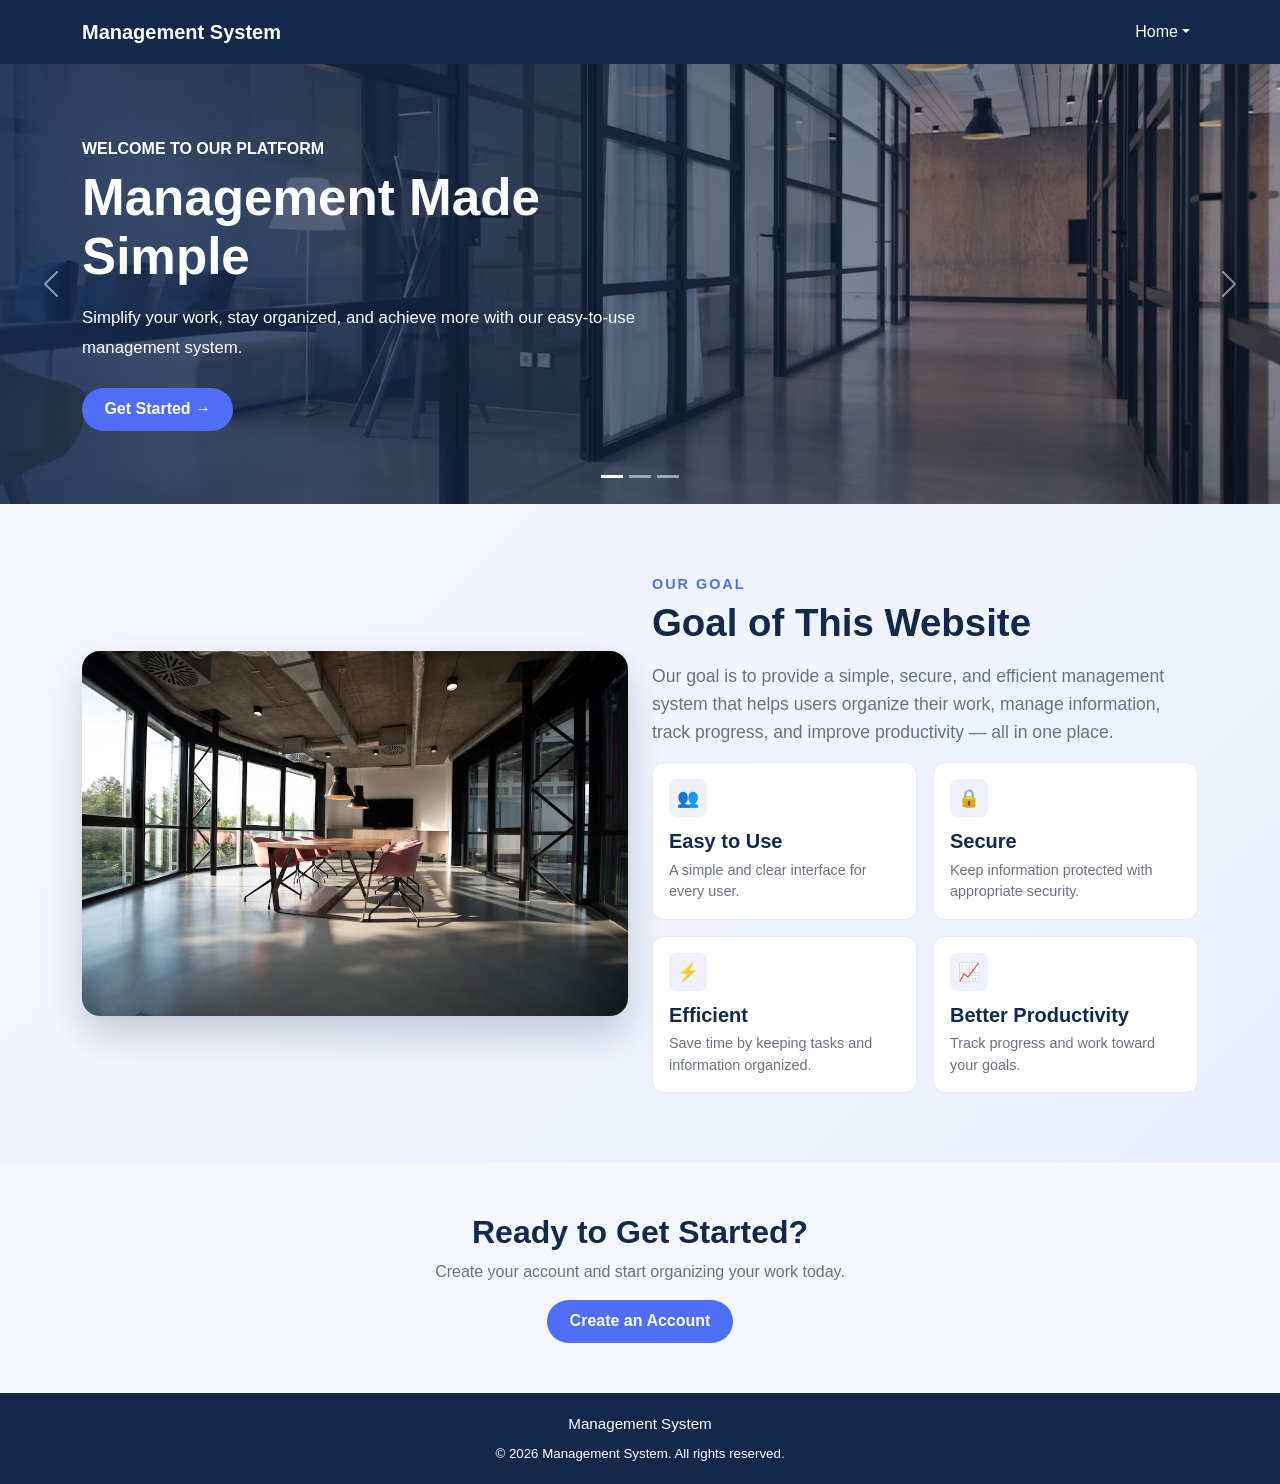
<file: index.html>
<!DOCTYPE html>
<html lang="en">
<head>
  <meta charset="UTF-8">
  <meta name="viewport" content="width=device-width, initial-scale=1.0">
  <title>Management System</title>
  <link href="https://cdn.jsdelivr.net/npm/bootstrap@5.3.3/dist/css/bootstrap.min.css" rel="stylesheet">
  <link rel="stylesheet" href="css/style.css">
</head>
<body>

  <nav class="navbar navbar-expand site-navbar">
    <div class="container">
      <a class="navbar-brand" href="index.html">Management System</a>
      <ul class="navbar-nav ms-auto">
        <li class="nav-item dropdown">
          <a class="nav-link dropdown-toggle" href="#" role="button" data-bs-toggle="dropdown" aria-expanded="false">Home</a>
          <ul class="dropdown-menu dropdown-menu-end">
            <li><a class="dropdown-item" href="login.html">Login</a></li>
            <li><a class="dropdown-item" href="register.html">Sign Up</a></li>
            <li><a class="dropdown-item" href="#" data-bs-toggle="modal" data-bs-target="#helpModal">Help</a></li>
          </ul>
        </li>
      </ul>
    </div>
  </nav>

  <div id="heroCarousel" class="carousel slide hero" data-bs-ride="carousel" data-bs-interval="5000">
    <div class="carousel-indicators">
      <button type="button" data-bs-target="#heroCarousel" data-bs-slide-to="0" class="active" aria-current="true" aria-label="Slide 1"></button>
      <button type="button" data-bs-target="#heroCarousel" data-bs-slide-to="1" aria-label="Slide 2"></button>
      <button type="button" data-bs-target="#heroCarousel" data-bs-slide-to="2" aria-label="Slide 3"></button>
    </div>

    <div class="carousel-inner">
      <div class="carousel-item slide-1 active">
        <div class="container h-100">
          <div class="hero-content">
            <p class="hero-eyebrow">Welcome to our platform</p>
            <h1 class="hero-title">Management Made Simple</h1>
            <p class="hero-text">Simplify your work, stay organized, and achieve more with our easy-to-use management system.</p>
            <a href="login.html" class="btn btn-pill">Get Started &rarr;</a>
          </div>
        </div>
      </div>

      <div class="carousel-item slide-2">
        <div class="container h-100">
          <div class="hero-content">
            <p class="hero-eyebrow">Work together</p>
            <h1 class="hero-title">Better Team Collaboration</h1>
            <p class="hero-text">Keep your team connected, organize responsibilities, and manage tasks in one convenient place.</p>
            <a href="register.html" class="btn btn-pill">Join Us &rarr;</a>
          </div>
        </div>
      </div>

      <div class="carousel-item slide-3">
        <div class="container h-100">
          <div class="hero-content">
            <p class="hero-eyebrow">Work smarter</p>
            <h1 class="hero-title">Achieve Your Goals</h1>
            <p class="hero-text">Track progress, manage information, and improve productivity with a clear and organized workflow.</p>
            <a href="login.html" class="btn btn-pill">Login Now &rarr;</a>
          </div>
        </div>
      </div>
    </div>

    <button class="carousel-control-prev" type="button" data-bs-target="#heroCarousel" data-bs-slide="prev">
      <span class="carousel-control-prev-icon" aria-hidden="true"></span>
      <span class="visually-hidden">Previous</span>
    </button>
    <button class="carousel-control-next" type="button" data-bs-target="#heroCarousel" data-bs-slide="next">
      <span class="carousel-control-next-icon" aria-hidden="true"></span>
      <span class="visually-hidden">Next</span>
    </button>
  </div>

  <section class="goal-section">
    <div class="container">
      <div class="row align-items-center g-4">
        <div class="col-lg-6">
          <img src="Resources/photo-1497366811353-6870744d04b2.avif" alt="Modern office meeting room" class="goal-img">
        </div>
        <div class="col-lg-6">
          <p class="section-eyebrow mb-1">Our Goal</p>
          <h2 class="section-title mb-3">Goal of This Website</h2>
          <p class="section-text mb-3">Our goal is to provide a simple, secure, and efficient management system that helps users organize their work, manage information, track progress, and improve productivity &mdash; all in one place.</p>

          <div class="row g-3">
            <div class="col-sm-6">
              <div class="feature-card">
                <div class="feature-icon">&#128101;</div>
                <h5>Easy to Use</h5>
                <p>A simple and clear interface for every user.</p>
              </div>
            </div>
            <div class="col-sm-6">
              <div class="feature-card">
                <div class="feature-icon">&#128274;</div>
                <h5>Secure</h5>
                <p>Keep information protected with appropriate security.</p>
              </div>
            </div>
            <div class="col-sm-6">
              <div class="feature-card">
                <div class="feature-icon">&#9889;</div>
                <h5>Efficient</h5>
                <p>Save time by keeping tasks and information organized.</p>
              </div>
            </div>
            <div class="col-sm-6">
              <div class="feature-card">
                <div class="feature-icon">&#128200;</div>
                <h5>Better Productivity</h5>
                <p>Track progress and work toward your goals.</p>
              </div>
            </div>
          </div>
        </div>
      </div>
    </div>
  </section>

  <section class="cta-section">
    <div class="container">
      <h2>Ready to Get Started?</h2>
      <p>Create your account and start organizing your work today.</p>
      <a href="register.html" class="btn btn-pill">Create an Account</a>
    </div>
  </section>

  <footer class="site-footer">
    <div class="container">
      <p class="mb-2">Management System</p>
      <p class="small">&copy; 2026 Management System. All rights reserved.</p>
    </div>
  </footer>

  <div class="modal fade" id="helpModal" tabindex="-1" aria-labelledby="helpModalLabel" aria-hidden="true">
    <div class="modal-dialog modal-dialog-centered">
      <div class="modal-content">
        <div class="modal-header">
          <h5 class="modal-title" id="helpModalLabel">Help</h5>
          <button type="button" class="btn-close" data-bs-dismiss="modal" aria-label="Close"></button>
        </div>
        <div class="modal-body">
          <p class="mb-2">Use <strong>Login</strong> to sign in to your account, or <strong>Sign Up</strong> to create a new one.</p>
          <p class="mb-0">After signing in you can browse the available courses on the home page.</p>
        </div>
        <div class="modal-footer">
          <button type="button" class="btn btn-secondary" data-bs-dismiss="modal">Close</button>
        </div>
      </div>
    </div>
  </div>

  <script src="https://cdn.jsdelivr.net/npm/bootstrap@5.3.3/dist/js/bootstrap.bundle.min.js"></script>
</body>
</html>
</file>
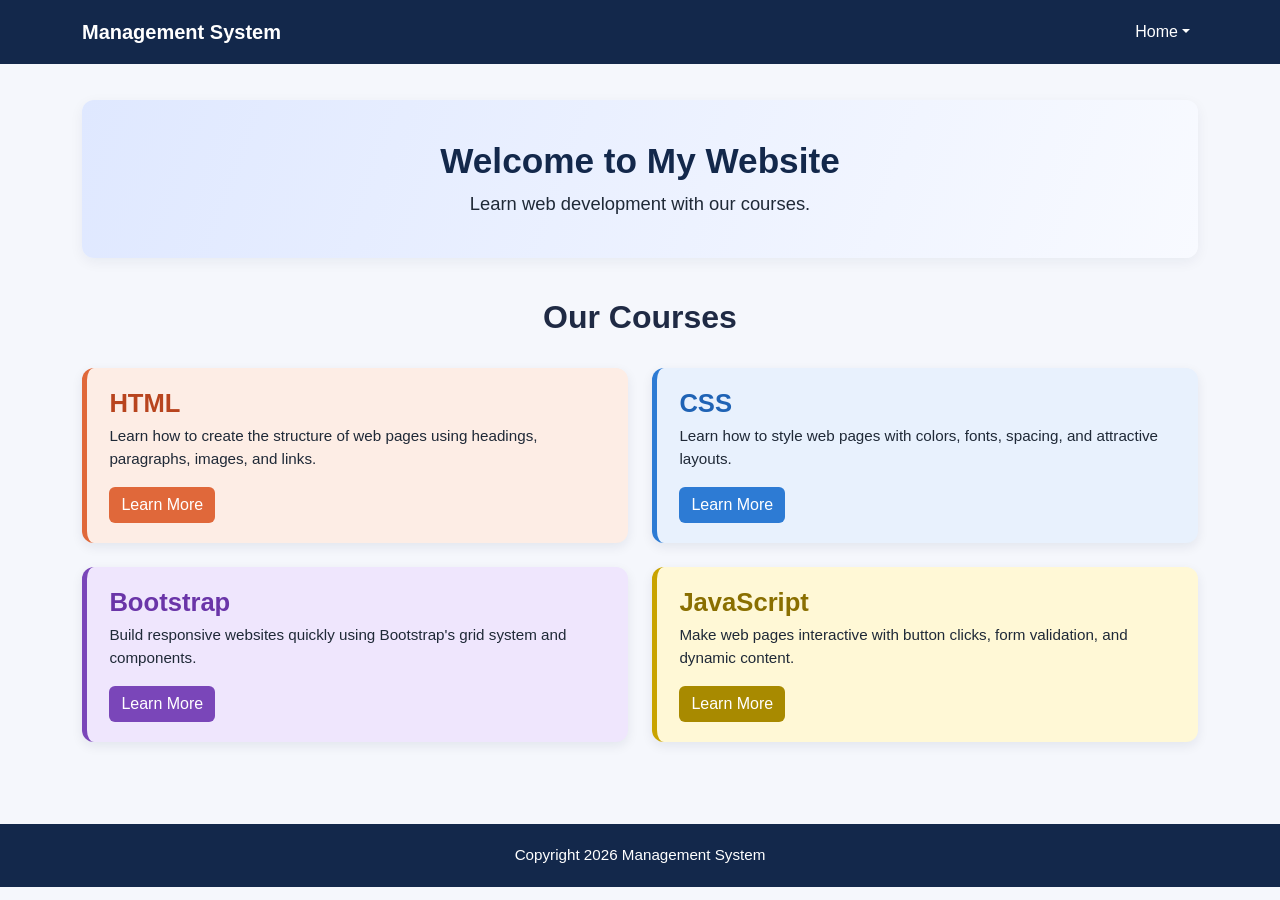
<file: home.html>
<!DOCTYPE html>
<html lang="en">
<head>
  <meta charset="UTF-8">
  <meta name="viewport" content="width=device-width, initial-scale=1.0">
  <title>Home - Management System</title>
  <link href="https://cdn.jsdelivr.net/npm/bootstrap@5.3.3/dist/css/bootstrap.min.css" rel="stylesheet">
  <link rel="stylesheet" href="css/style.css">
</head>
<body>

  <!-- Navbar -->
  <nav class="navbar navbar-expand site-navbar">
    <div class="container">
      <a class="navbar-brand" href="index.html">Management System</a>
      <ul class="navbar-nav ms-auto">
        <li class="nav-item dropdown">
          <a class="nav-link dropdown-toggle" href="#" role="button" data-bs-toggle="dropdown" aria-expanded="false">Home</a>
          <ul class="dropdown-menu dropdown-menu-end">
            <li><a class="dropdown-item" href="login.html">Login</a></li>
            <li><a class="dropdown-item" href="register.html">Sign Up</a></li>
            <li><a class="dropdown-item" href="#" data-bs-toggle="modal" data-bs-target="#helpModal">Help</a></li>
          </ul>
        </li>
      </ul>
    </div>
  </nav>

  <main class="page-main">
    <div class="container">
      <div class="welcome-box">
        <h1>Welcome to My Website</h1>
        <p>Learn web development with our courses.</p>
      </div>

      <h2 class="courses-title">Our Courses</h2>

      <div class="row g-4">
        <div class="col-md-6">
          <div class="course-card course-html">
            <h3>HTML</h3>
            <p>Learn how to create the structure of web pages using headings, paragraphs, images, and links.</p>
            <button class="btn" data-bs-toggle="modal" data-bs-target="#courseModal"
              data-title="HTML"
              data-detail="HTML stands for HyperText Markup Language. It creates the structure of a web page using headings, paragraphs, images, and links.">Learn More</button>
          </div>
        </div>
        <div class="col-md-6">
          <div class="course-card course-css">
            <h3>CSS</h3>
            <p>Learn how to style web pages with colors, fonts, spacing, and attractive layouts.</p>
            <button class="btn" data-bs-toggle="modal" data-bs-target="#courseModal"
              data-title="CSS"
              data-detail="CSS stands for Cascading Style Sheets. It controls the look of a web page: colors, fonts, spacing, and layout.">Learn More</button>
          </div>
        </div>
        <div class="col-md-6">
          <div class="course-card course-bootstrap">
            <h3>Bootstrap</h3>
            <p>Build responsive websites quickly using Bootstrap's grid system and components.</p>
            <button class="btn" data-bs-toggle="modal" data-bs-target="#courseModal"
              data-title="Bootstrap"
              data-detail="Bootstrap is a popular CSS framework. Its grid system and ready-made components help you build responsive websites quickly.">Learn More</button>
          </div>
        </div>
        <div class="col-md-6">
          <div class="course-card course-js">
            <h3>JavaScript</h3>
            <p>Make web pages interactive with button clicks, form validation, and dynamic content.</p>
            <button class="btn" data-bs-toggle="modal" data-bs-target="#courseModal"
              data-title="JavaScript"
              data-detail="JavaScript is the programming language of the web. It makes pages interactive with events, form validation, and dynamic content.">Learn More</button>
          </div>
        </div>
      </div>
    </div>
  </main>

  <footer class="site-footer">
    <p>Copyright 2026 Management System</p>
  </footer>

  <div class="modal fade" id="courseModal" tabindex="-1" aria-labelledby="courseModalLabel" aria-hidden="true">
    <div class="modal-dialog">
      <div class="modal-content">
        <div class="modal-header">
          <h5 class="modal-title" id="courseModalLabel">Course Details</h5>
          <button type="button" class="btn-close" data-bs-dismiss="modal" aria-label="Close"></button>
        </div>
        <div class="modal-body">
          <h4 id="courseTitle"></h4>
          <p id="courseDetail" class="mb-0"></p>
        </div>
        <div class="modal-footer">
          <button type="button" class="btn btn-secondary" data-bs-dismiss="modal">Close</button>
        </div>
      </div>
    </div>
  </div>

  <div class="modal fade" id="helpModal" tabindex="-1" aria-labelledby="helpModalLabel" aria-hidden="true">
    <div class="modal-dialog modal-dialog-centered">
      <div class="modal-content">
        <div class="modal-header">
          <h5 class="modal-title" id="helpModalLabel">Help</h5>
          <button type="button" class="btn-close" data-bs-dismiss="modal" aria-label="Close"></button>
        </div>
        <div class="modal-body">
          <p class="mb-0">Click <strong>Learn More</strong> on any course to see its details.</p>
        </div>
        <div class="modal-footer">
          <button type="button" class="btn btn-secondary" data-bs-dismiss="modal">Close</button>
        </div>
      </div>
    </div>
  </div>

  <script src="https://cdn.jsdelivr.net/npm/bootstrap@5.3.3/dist/js/bootstrap.bundle.min.js"></script>
  <script>
    document.getElementById("courseModal").addEventListener("show.bs.modal", function (event) {
      const button = event.relatedTarget;
      document.getElementById("courseTitle").textContent = button.dataset.title;
      document.getElementById("courseDetail").textContent = button.dataset.detail;
    });
  </script>
</body>
</html>
</file>
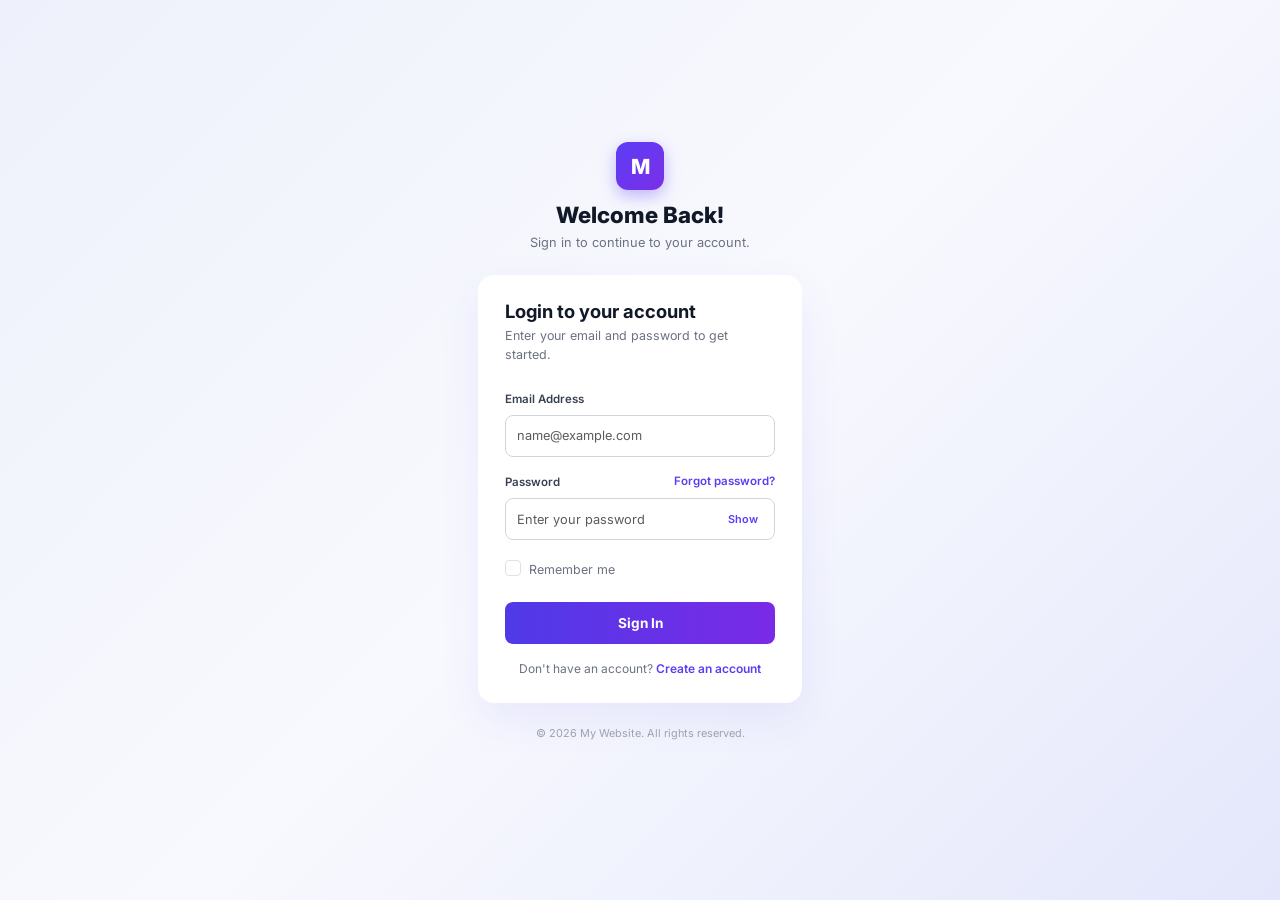
<file: login.html>
<!DOCTYPE html>
<html lang="en">
<head>
  <meta charset="UTF-8">
  <meta name="viewport" content="width=device-width, initial-scale=1.0">
  <title>Login - Management System</title>
  <link href="https://cdn.jsdelivr.net/npm/bootstrap@5.3.3/dist/css/bootstrap.min.css" rel="stylesheet">
  <link href="https://fonts.googleapis.com/css2?family=Inter:wght@400;600;700;800&display=swap" rel="stylesheet">
  <link rel="stylesheet" href="css/auth.css">
</head>
<body class="auth-page">

  <div class="auth-wrapper">
    <div class="auth-logo">M</div>
    <h1 class="auth-heading">Welcome Back!</h1>
    <p class="auth-sub">Sign in to continue to your account.</p>

    <div class="auth-card">
      <h2>Login to your account</h2>
      <p class="card-sub">Enter your email and password to get started.</p>

      <form id="loginForm" novalidate>
        <div class="mb-3">
          <label for="email" class="form-label">Email Address</label>
          <input type="email" class="form-control" id="email" placeholder="name@example.com" required>
          <div class="form-error" id="emailError">Please enter a valid email address.</div>
        </div>

        <div class="mb-3">
          <div class="d-flex justify-content-between align-items-center">
            <label for="password" class="form-label">Password</label>
            <a href="#" class="auth-link mb-2" id="forgotLink">Forgot password?</a>
          </div>
          <div class="password-box">
            <input type="password" class="form-control" id="password" placeholder="Enter your password" required>
            <button type="button" class="toggle-password" data-target="password">Show</button>
          </div>
          <div class="form-error" id="passwordError">Password must be at least 6 characters.</div>
        </div>

        <div class="form-check mb-3">
          <input class="form-check-input" type="checkbox" id="remember">
          <label class="form-check-label" for="remember">Remember me</label>
        </div>

        <button type="submit" class="btn btn-auth">Sign In</button>

        <p class="auth-switch">Don't have an account? <a href="register.html" class="auth-link">Create an account</a></p>
      </form>
    </div>

    <p class="auth-copy">&copy; 2026 My Website. All rights reserved.</p>
  </div>

  <script src="js/auth.js"></script>
</body>
</html>
</file>
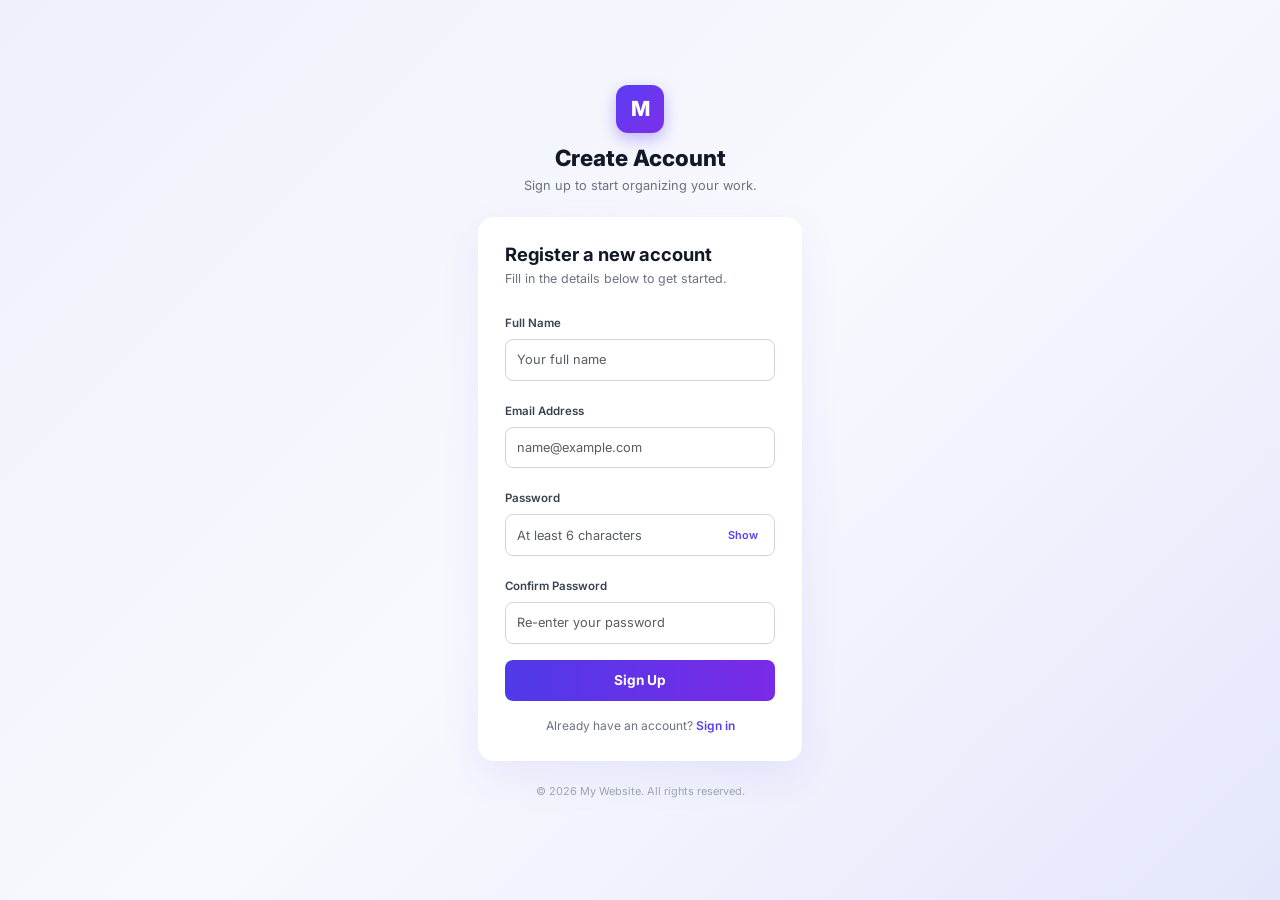
<file: register.html>
<!DOCTYPE html>
<html lang="en">
<head>
  <meta charset="UTF-8">
  <meta name="viewport" content="width=device-width, initial-scale=1.0">
  <title>Sign Up - Management System</title>
  <link href="https://cdn.jsdelivr.net/npm/bootstrap@5.3.3/dist/css/bootstrap.min.css" rel="stylesheet">
  <link href="https://fonts.googleapis.com/css2?family=Inter:wght@400;600;700;800&display=swap" rel="stylesheet">
  <link rel="stylesheet" href="css/auth.css">
</head>
<body class="auth-page">

  <div class="auth-wrapper">
    <div class="auth-logo">M</div>
    <h1 class="auth-heading">Create Account</h1>
    <p class="auth-sub">Sign up to start organizing your work.</p>

    <div class="auth-card">
      <h2>Register a new account</h2>
      <p class="card-sub">Fill in the details below to get started.</p>

      <form id="registerForm" novalidate>
        <div class="mb-3">
          <label for="fullname" class="form-label">Full Name</label>
          <input type="text" class="form-control" id="fullname" placeholder="Your full name" required>
          <div class="form-error" id="nameError">Please enter your name.</div>
        </div>

        <div class="mb-3">
          <label for="email" class="form-label">Email Address</label>
          <input type="email" class="form-control" id="email" placeholder="name@example.com" required>
          <div class="form-error" id="emailError">Please enter a valid email address.</div>
        </div>

        <div class="mb-3">
          <label for="password" class="form-label">Password</label>
          <div class="password-box">
            <input type="password" class="form-control" id="password" placeholder="At least 6 characters" required>
            <button type="button" class="toggle-password" data-target="password">Show</button>
          </div>
          <div class="form-error" id="passwordError">Password must be at least 6 characters.</div>
        </div>

        <div class="mb-3">
          <label for="confirm" class="form-label">Confirm Password</label>
          <input type="password" class="form-control" id="confirm" placeholder="Re-enter your password" required>
          <div class="form-error" id="confirmError">Passwords do not match.</div>
        </div>

        <button type="submit" class="btn btn-auth">Sign Up</button>

        <p class="auth-switch">Already have an account? <a href="login.html" class="auth-link">Sign in</a></p>
      </form>
    </div>

    <p class="auth-copy">&copy; 2026 My Website. All rights reserved.</p>
  </div>

  <script src="js/auth.js"></script>
</body>
</html>
</file>
<file: css/style.css>
:root {
  --navy: #13284b;
  --navy-dark: #0f1f3d;
  --primary: #4f6ef7;
  --primary-dark: #3b57e0;
  --text-muted: #6b7280;
  --bg-soft: #eef2fb;
}

body {
  font-family: Arial, Helvetica, sans-serif;
  color: #1f2937;
  background: #f5f7fc;
}

.site-navbar {
  background: var(--navy);
  padding: 0.75rem 0;
}

.site-navbar .navbar-brand {
  color: #fff;
  font-weight: 700;
  font-size: 1.25rem;
}

.site-navbar .nav-link {
  color: #fff;
}

.site-navbar .nav-link:hover,
.site-navbar .nav-link:focus,
.site-navbar .nav-link.show {
  color: #8fb3ff;
}

.site-navbar .dropdown-menu {
  border-radius: 8px;
  border: none;
  box-shadow: 0 8px 24px rgba(15, 31, 61, 0.15);
  min-width: 8rem;
}

.hero .carousel-item {
  height: 440px;
  background-size: cover;
  background-position: center;
}

.hero .carousel-item::before {
  content: "";
  position: absolute;
  inset: 0;
  background: linear-gradient(90deg, rgba(19, 40, 75, 0.88) 0%, rgba(19, 40, 75, 0.55) 55%, rgba(19, 40, 75, 0.25) 100%);
}

.hero .slide-1 { background-image: url("../Resources/photo-1497366754035-f200968a6e72.avif"); }
.hero .slide-2 { background-image: url("../Resources/photo-1521737711867-e3b97375f902.avif"); }
.hero .slide-3 { background-image: url("../Resources/photo-1454165804606-c3d57bc86b40.avif"); }

.hero-content {
  position: relative;
  z-index: 1;
  height: 100%;
  display: flex;
  flex-direction: column;
  justify-content: center;
  color: #fff;
  max-width: 560px;
}

.hero-eyebrow {
  font-weight: 700;
  font-size: 1rem;
  text-transform: uppercase;
  margin-bottom: 0.5rem;
}

.hero-title {
  font-size: 3.2rem;
  font-weight: 700;
  line-height: 1.15;
  margin-bottom: 1rem;
}

.hero-text {
  font-size: 1.05rem;
  line-height: 1.8;
  margin-bottom: 1.5rem;
}

.btn-pill {
  background: var(--primary);
  color: #fff;
  border: none;
  border-radius: 50px;
  padding: 0.6rem 1.4rem;
  font-weight: 700;
  align-self: flex-start;
  transition: background 0.2s, transform 0.2s;
}

.btn-pill:hover {
  background: var(--primary-dark);
  color: #fff;
  transform: translateY(-2px);
}

.hero .carousel-indicators [data-bs-target] {
  width: 22px;
  height: 3px;
}

.hero .carousel-control-prev,
.hero .carousel-control-next {
  width: 8%;
}

.goal-section {
  background: linear-gradient(135deg, #f7f9fe 0%, #e9eefb 100%);
  padding: 70px 0;
}

.goal-img {
  width: 100%;
  border-radius: 18px;
  box-shadow: 0 18px 40px rgba(15, 31, 61, 0.2);
}

.section-eyebrow {
  color: var(--primary);
  font-weight: 700;
  letter-spacing: 2px;
  font-size: 0.9rem;
  text-transform: uppercase;
}

.section-title {
  color: var(--navy);
  font-weight: 700;
  font-size: 2.4rem;
}

.section-text {
  color: var(--text-muted);
  font-size: 1.1rem;
  line-height: 1.6;
}

.feature-card {
  background: #fff;
  border-radius: 12px;
  border: 1px solid #e6eaf3;
  padding: 1rem;
  height: 100%;
  transition: transform 0.25s, box-shadow 0.25s;
}

.feature-card:hover {
  transform: translateY(-4px);
  box-shadow: 0 12px 28px rgba(15, 31, 61, 0.1);
}

.feature-icon {
  width: 38px;
  height: 38px;
  display: flex;
  align-items: center;
  justify-content: center;
  border-radius: 8px;
  background: #eef0fc;
  font-size: 1.1rem;
  margin-bottom: 0.75rem;
}

.feature-card h5 {
  color: var(--navy);
  font-weight: 700;
  margin-bottom: 0.4rem;
}

.feature-card p {
  color: var(--text-muted);
  font-size: 0.9rem;
  margin: 0;
}

.cta-section {
  background: #f5f7fc;
  padding: 50px 0;
  text-align: center;
}

.cta-section h2 {
  color: var(--navy);
  font-weight: 700;
}

.cta-section p {
  color: var(--text-muted);
}

.cta-section .btn-pill {
  align-self: auto;
}

.site-footer {
  background: var(--navy);
  color: #fff;
  text-align: center;
  padding: 1.25rem 0;
  font-size: 0.95rem;
}

.site-footer p {
  margin: 0;
}

.welcome-box {
  background: linear-gradient(110deg, #dfe8ff 0%, #f8faff 100%);
  border-radius: 12px;
  box-shadow: 0 4px 14px rgba(15, 31, 61, 0.06);
  padding: 2.5rem 1rem;
  text-align: center;
}

.welcome-box h1 {
  color: var(--navy);
  font-weight: 700;
  font-size: 2.2rem;
}

.welcome-box p {
  font-size: 1.15rem;
  margin: 0;
}

.courses-title {
  color: #1f2a44;
  font-weight: 700;
  text-align: center;
  margin: 2.5rem 0 2rem;
}

.course-card {
  border-radius: 12px;
  border-left: 5px solid;
  padding: 1.25rem 1.25rem 1.25rem 1.4rem;
  height: 100%;
  box-shadow: 0 4px 12px rgba(15, 31, 61, 0.08);
  transition: transform 0.25s, box-shadow 0.25s;
}

.course-card:hover {
  transform: translateY(-4px);
  box-shadow: 0 12px 26px rgba(15, 31, 61, 0.14);
}

.course-card h3 {
  font-weight: 700;
  font-size: 1.6rem;
  margin-bottom: 0.4rem;
}

.course-card p {
  font-size: 0.95rem;
}

.course-card .btn {
  color: #fff;
  border: none;
  transition: opacity 0.2s, filter 0.2s;
}

.course-card .btn:hover {
  filter: brightness(0.9);
  color: #fff;
}

.course-html { background: #fdede5; border-color: #e0683a; }
.course-html h3 { color: #b8441e; }
.course-html .btn { background: #e0683a; }

.course-css { background: #e8f1fd; border-color: #2d7bd4; }
.course-css h3 { color: #1f63b5; }
.course-css .btn { background: #2d7bd4; }

.course-bootstrap { background: #efe6fd; border-color: #7a46b9; }
.course-bootstrap h3 { color: #6a35a8; }
.course-bootstrap .btn { background: #7a46b9; }

.course-js { background: #fff8d6; border-color: #c9a300; }
.course-js h3 { color: #8a6f00; }
.course-js .btn { background: #a88a00; }

.page-main {
  min-height: calc(100vh - 140px);
  padding: 2.25rem 0 2.5rem;
}

@media (max-width: 767.98px) {
  .hero .carousel-item { height: 480px; }
  .hero-content { padding: 0 2.5rem; }
  .hero-title { font-size: 2.2rem; }
  .section-title { font-size: 1.9rem; }
}
</file>
<file: css/auth.css>
body.auth-page {
  font-family: "Inter", Arial, sans-serif;
  min-height: 100vh;
  margin: 0;
  display: flex;
  align-items: center;
  justify-content: center;
  background: linear-gradient(135deg, #eef1fb 0%, #f8f9fe 50%, #e4e7fb 100%);
  padding: 2rem 1rem;
}

.auth-wrapper {
  width: 100%;
  max-width: 324px;
  text-align: center;
}

.auth-logo {
  width: 48px;
  height: 48px;
  margin: 0 auto 0.75rem;
  border-radius: 12px;
  background: linear-gradient(135deg, #5b3df5, #7c2fe8);
  color: #fff;
  font-weight: 800;
  font-size: 1.3rem;
  display: flex;
  align-items: center;
  justify-content: center;
  box-shadow: 0 6px 16px rgba(91, 61, 245, 0.35);
}

.auth-heading {
  font-weight: 800;
  font-size: 1.4rem;
  color: #111827;
  margin-bottom: 0.25rem;
}

.auth-sub {
  color: #6b7280;
  font-size: 0.8rem;
  margin-bottom: 1.4rem;
}

.auth-card {
  background: #fff;
  border-radius: 16px;
  padding: 1.6rem 1.7rem;
  text-align: left;
  box-shadow: 0 16px 40px rgba(79, 70, 229, 0.08);
}

.auth-card h2 {
  font-size: 1.15rem;
  font-weight: 700;
  color: #111827;
  margin-bottom: 0.3rem;
}

.auth-card .card-sub {
  font-size: 0.78rem;
  color: #6b7280;
  margin-bottom: 1.3rem;
}

.auth-card label {
  font-size: 0.72rem;
  font-weight: 600;
  color: #374151;
  margin-bottom: 0.4rem;
}

.auth-card .form-control {
  font-size: 0.8rem;
  padding: 0.65rem 0.7rem;
  border-radius: 8px;
  border-color: #d1d5db;
}

.auth-card .form-control:focus {
  border-color: #6d5cf6;
  box-shadow: 0 0 0 3px rgba(109, 92, 246, 0.15);
}

.auth-link {
  color: #5b3df5;
  font-weight: 600;
  font-size: 0.72rem;
  text-decoration: none;
}

.auth-link:hover {
  text-decoration: underline;
}

.password-box {
  position: relative;
}

.password-box .form-control {
  padding-right: 3.5rem;
}

.toggle-password {
  position: absolute;
  right: 0.7rem;
  top: 50%;
  transform: translateY(-50%);
  border: none;
  background: none;
  color: #5b3df5;
  font-weight: 600;
  font-size: 0.68rem;
}

.form-check-label {
  font-weight: 400 !important;
  color: #6b7280 !important;
  font-size: 0.78rem !important;
}

.btn-auth {
  width: 100%;
  border: none;
  border-radius: 8px;
  padding: 0.65rem;
  background: linear-gradient(90deg, #4f3ae8, #7a2ae6);
  color: #fff;
  font-weight: 700;
  font-size: 0.85rem;
  transition: filter 0.2s, transform 0.2s;
}

.btn-auth:hover {
  filter: brightness(1.08);
  transform: translateY(-1px);
  color: #fff;
}

.auth-switch {
  text-align: center;
  font-size: 0.75rem;
  color: #6b7280;
  margin: 1rem 0 0;
}

.auth-switch a {
  font-size: 0.75rem;
}

.auth-copy {
  font-size: 0.68rem;
  color: #9ca3af;
  margin-top: 1.4rem;
}

.form-error {
  display: none;
  color: #dc2626;
  font-size: 0.72rem;
  margin-top: 0.3rem;
}
</file>
